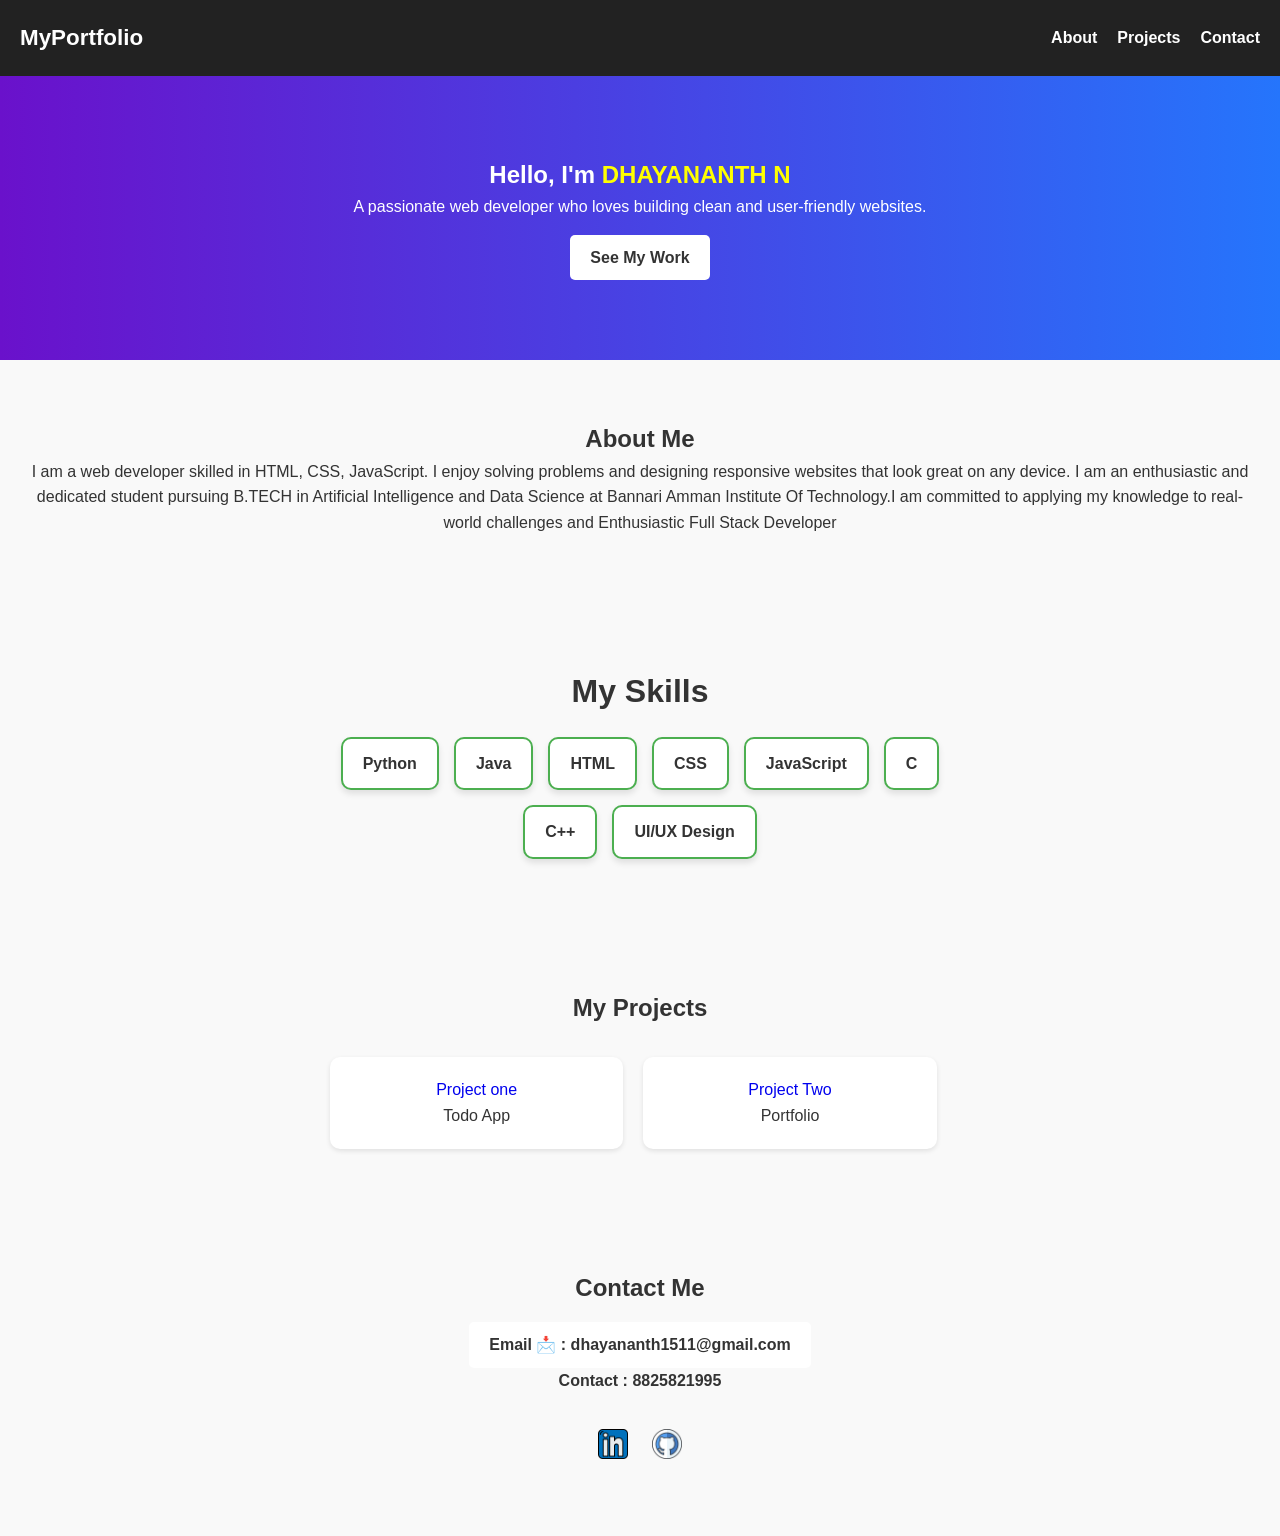
<file: exp1/index.html>
<!DOCTYPE html>
<html lang="en">
<head>
  <meta charset="UTF-8">
  <!-- Makes website adjust to screen size -->
  <meta name="viewport" content="width=device-width, initial-scale=1.0">
  <title>My Portfolio</title>

  <!-- Linking external stylesheet -->
  <link rel="stylesheet" href="style.css">
  <link rel="shortcut icon" href="portfolio.png" type="image/x-icon">
  
</head>
<body>
  <!-- ===== Navigation Bar ===== -->
  <header>
    <nav class="navbar">
      <h1 class="logo">MyPortfolio</h1>
      <ul class="nav-links">
        <li><a href="#about">About</a></li>
        <li><a href="#projects">Projects</a></li>
        <li><a href="#contact">Contact</a></li>
      </ul>
    </nav>
  </header>

  <!-- ===== Hero Section ===== -->
  <section class="hero">
    <div class="hero-text">
      <h2>Hello, I'm <span>DHAYANANTH N</span></h2>
      <p>A passionate web developer who loves building clean and user-friendly websites.</p>
      <a href="#projects" class="btn">See My Work</a>
    </div>
  </section>

  <!-- ===== About Section ===== -->
  <section id="about" class="about">
    <h2>About Me</h2>
    <p>
      I am a web developer skilled in HTML, CSS, JavaScript. 
      I enjoy solving problems and designing responsive websites that look great on any device.
      I am an enthusiastic and dedicated student pursuing B.TECH in Artificial Intelligence and Data Science at Bannari Amman Institute Of Technology.I am committed to applying my knowledge to real-world challenges and Enthusiastic Full Stack Developer
    </p>
  </section>
  <section id="skills">
    <h2>My Skills</h2>
    <div class="skills-container">
      <div class="skill-box">Python</div>
      <div class="skill-box">Java</div>
      <div class="skill-box">HTML</div>
      <div class="skill-box">CSS</div>
      <div class="skill-box">JavaScript</div>
      <div class="skill-box">C</div>
      <div class="skill-box">C++</div>
      <div class="skill-box">UI/UX Design</div>
    </div>
  </section>
  <!-- ===== Projects Section ===== -->
  <section id="projects" class="projects">
    <h2>My Projects</h2>
      <div class="project-grid" >
      <div class="project-card">
        <a href="https://github.com/Dhayananth1511/ToDo-App.git">Project one</a>
        <p>Todo App</p>
      </div>
      <div class="project-card">
        <a href="https://github.com/Dhayananth1511/Portfolio.git">Project Two</a>
        <p>Portfolio</p>
      </div>
      
  </section>

  

  <!-- ===== Contact Section ===== -->
  <section id="contact" class="contact">
    <h2>Contact Me</h2>
    <a href="mailto:dhayananth1511@gmail.com" class="btn">Email 📩 : dhayananth1511@gmail.com</a>
    <p><b>Contact : 8825821995</b></p>
    <br>
    <a href="https://www.linkedin.com/in/dhayananth-n/"><img src="linkedin_794388.png" id="li"></a>
    <a href="https://github.com/Dhayananth1511"><img src="github_536452.png" id="li"></a>
  </section>

</body>
</html>
</file>
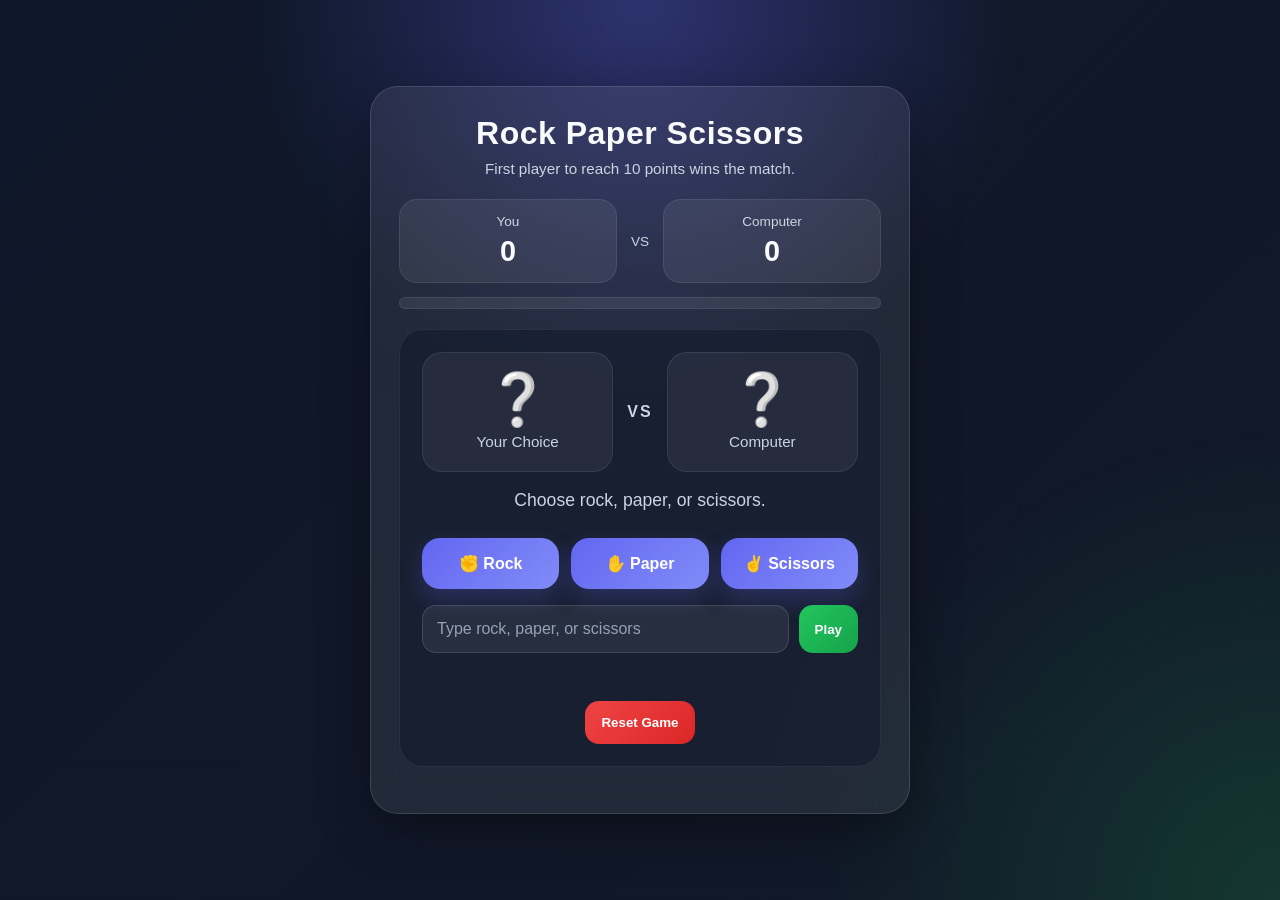
<file: exp2/index.html>
<!DOCTYPE html>
<html lang="en">
<head>
<meta charset="UTF-8" />
<meta name="viewport" content="width=device-width, initial-scale=1.0" />
<title>Rock Paper Scissors</title>
<link rel="stylesheet" href="style.css" />
</head>
<body>
    <div class="game">
        <div class="header">
            <h1 class="title">Rock Paper Scissors</h1>
            <p class="subtitle">First player to reach 10 points wins the match.</p>
        </div>

        <div class="score-row">
            <div class="score-card">
                <span class="score-label">You</span>
                <span class="score-value" id="userScore">0</span>
            </div>
            <div class="center-chip">VS</div>
            <div class="score-card">
                <span class="score-label">Computer</span>
                <span class="score-value" id="cpuScore">0</span>
            </div>
        </div>

        <div class="progress-wrap" aria-label="Game progress">
            <div class="progress-bar" id="progressBar"></div>
        </div>

        <div class="arena">
            <div class="versus" id="arenaBox">
                <div class="choice-box">
                    <div class="emoji" id="userEmoji">❔</div>
                    <div class="choice-name" id="userChoiceLabel">Your choice</div>
                </div>
                <div class="vs">VS</div>
                <div class="choice-box">
                    <div class="emoji" id="cpuEmoji">❔</div>
                    <div class="choice-name" id="cpuChoiceLabel">Computer</div>
                </div>
            </div>

            <p class="status subtle" id="statusMsg">Choose rock, paper, or scissors.</p>

            <div class="controls" id="choiceButtons">
                <button class="choice-btn" onclick="play('rock')">✊ Rock</button>
                <button class="choice-btn" onclick="play('paper')">✋ Paper</button>
                <button class="choice-btn" onclick="play('scissors')">✌ Scissors</button>
            </div>

            <div class="input-row">
                <input id="input" placeholder="Type rock, paper, or scissors" />
                <button class="play-btn" onclick="playFromInput()">Play</button>
            </div>

            <div class="error" id="error"></div>

            <div class="footer-row">
                <button class="reset-btn" onclick="resetGame()">Reset Game</button>
            </div>

            <div class="winner-banner" id="winnerBanner"></div>
        </div>
    </div>
<script src="script.js"></script>
</body>
</html>
</file>
<file: exp1/style.css>
/* ===== General Reset ===== */
* {
  margin: 0;
  padding: 0;
  box-sizing: border-box;
}

/* ===== Body Styling ===== */
body {
  font-family: Arial, Helvetica, sans-serif;
  line-height: 1.6;
  color: #333;
  background: #f9f9f9;
}

/* ===== Navbar ===== */
.navbar {
  display: flex;
  justify-content: space-between;
  align-items: center;
  padding: 20px;
  background: #222;
  color: #fff;
}

.nav-links {
  list-style: none;
  display: flex;
  gap: 20px;
}

.nav-links a {
  text-decoration: none;
  color: #fff;
  font-weight: bold;
}

.logo {
  font-size: 1.4rem;
}

/* ===== Hero Section ===== */
.hero {
  background: linear-gradient(to right, #6a11cb, #2575fc);
  color: #fff;
  text-align: center;
  padding: 80px 20px;
}

.hero h2 span {
  color: yellow;
}

.btn {
  display: inline-block;
  margin-top: 15px;
  padding: 10px 20px;
  background: #fff;
  color: #333;
  text-decoration: none;
  border-radius: 5px;
  font-weight: bold;
}

/* ===== About Section ===== */
.about, .projects, .contact {
  padding: 60px 20px;
  text-align: center;
  padding-left: 30px;
  padding-right: 30px;
}

.projects .project-grid {
  display: grid;
  grid-template-columns: repeat(3, 1fr);
  gap:20px;
  margin-top: 30px;
  padding-inline-start: 300px;
  
}

.project-card {
  background: #fff;
  padding: 20px;
  border-radius: 10px;
  box-shadow: 0px 2px 5px rgba(0,0,0,0.1);
}

a{
  text-decoration: none;
}
/* ===== Responsive Design ===== */
@media (max-width: 768px) {
  .projects .project-grid {
    grid-template-columns: 1fr;
  }

  .nav-links {
    flex-direction: column;
    gap: 10px;
  }
}
#li
{
  padding:10px;
  width: 50px;
}
body {
      font-family: Arial, sans-serif;
      background: #f9f9f9;
    }
    #skills {
      max-width: 700px;
      margin: 50px auto;
      padding: 20px;
      text-align: center;
    }
    #skills h2 {
      margin-bottom: 20px;
      font-size: 2rem;
      color: #333;
    }
    .skills-container {
      display: flex;
      flex-wrap: wrap;
      justify-content: center;
      gap: 15px;
    }
    .skill-box {
      padding: 12px 20px;
      border: 2px solid #4CAF50;
      border-radius: 10px;
      background: white;
      color: #333;
      font-size: 1rem;
      font-weight: bold;
      transition: 0.3s;
      box-shadow: 0 4px 6px rgba(0,0,0,0.1);
      cursor: default;
    }
    .skill-box:hover {
      background: #4CAF50;
      color: white;
      transform: translateY(-3px);
    }
</file>
<file: exp2/style.css>
:root {
        --bg1: #0f172a;
        --bg2: #111827;
        --card: rgba(255,255,255,0.08);
        --card-border: rgba(255,255,255,0.12);
        --text: #f8fafc;
        --muted: #cbd5e1;
        --primary: #6366f1;
        --primary-2: #818cf8;
        --success: #22c55e;
        --danger: #ef4444;
        --warning: #f59e0b;
        --shadow: 0 18px 50px rgba(0,0,0,0.35);
    }

    * {
        box-sizing: border-box;
    }

    body {
        margin: 0;
        min-height: 100vh;
        display: flex;
        align-items: center;
        justify-content: center;
        font-family: Arial, Helvetica, sans-serif;
        color: var(--text);
        background:
            radial-gradient(circle at top, rgba(99,102,241,0.35), transparent 35%),
            radial-gradient(circle at bottom right, rgba(34,197,94,0.18), transparent 30%),
            linear-gradient(135deg, var(--bg1), var(--bg2));
        padding: 20px;
    }

    .game {
        width: 100%;
        max-width: 540px;
        background: var(--card);
        border: 1px solid var(--card-border);
        backdrop-filter: blur(18px);
        border-radius: 28px;
        box-shadow: var(--shadow);
        padding: 28px;
        overflow: hidden;
    }

    .header {
        text-align: center;
        margin-bottom: 22px;
    }

    .title {
        font-size: 2rem;
        margin: 0;
        letter-spacing: 0.5px;
    }

    .subtitle {
        margin: 8px 0 0;
        color: var(--muted);
        font-size: 0.95rem;
    }

    .score-row {
        display: grid;
        grid-template-columns: 1fr auto 1fr;
        gap: 14px;
        align-items: center;
        margin: 18px 0 14px;
    }

    .score-card {
        background: rgba(255,255,255,0.07);
        border: 1px solid rgba(255,255,255,0.08);
        border-radius: 18px;
        padding: 14px 16px;
        text-align: center;
    }

    .score-label {
        display: block;
        font-size: 0.85rem;
        color: var(--muted);
        margin-bottom: 6px;
    }

    .score-value {
        font-size: 1.8rem;
        font-weight: 700;
    }

    .center-chip {
        text-align: center;
        font-size: 0.85rem;
        color: var(--muted);
    }

    .progress-wrap {
        margin: 10px 0 20px;
        background: rgba(255,255,255,0.08);
        border-radius: 999px;
        height: 12px;
        overflow: hidden;
        border: 1px solid rgba(255,255,255,0.08);
    }

    .progress-bar {
        width: 0%;
        height: 100%;
        background: linear-gradient(90deg, var(--primary), var(--primary-2));
        border-radius: 999px;
        transition: width 0.3s ease;
    }

    .arena {
        background: rgba(15, 23, 42, 0.5);
        border: 1px solid rgba(255,255,255,0.08);
        border-radius: 24px;
        padding: 22px;
        margin-bottom: 18px;
        text-align: center;
    }

    .versus {
        display: grid;
        grid-template-columns: 1fr auto 1fr;
        gap: 14px;
        align-items: center;
        margin-bottom: 18px;
    }

    .choice-box {
        min-height: 120px;
        display: flex;
        flex-direction: column;
        align-items: center;
        justify-content: center;
        background: rgba(255,255,255,0.06);
        border: 1px solid rgba(255,255,255,0.08);
        border-radius: 20px;
        padding: 16px;
    }

    .emoji {
        font-size: 3.2rem;
        line-height: 1;
        margin-bottom: 8px;
        transform-origin: center;
    }

    .choice-name {
        color: var(--muted);
        font-size: 0.95rem;
        text-transform: capitalize;
    }

    .vs {
        font-size: 1rem;
        color: var(--muted);
        letter-spacing: 2px;
        font-weight: 700;
    }

    .status {
        min-height: 28px;
        font-size: 1.1rem;
        font-weight: 700;
        margin: 0;
    }

    .status.subtle {
        color: var(--muted);
        font-weight: 500;
    }

    .controls {
        display: grid;
        grid-template-columns: repeat(3, 1fr);
        gap: 12px;
        margin-top: 20px;
    }

    .choice-btn {
        border: 0;
        border-radius: 18px;
        padding: 16px 10px;
        color: white;
        cursor: pointer;
        font-size: 1rem;
        font-weight: 700;
        background: linear-gradient(135deg, rgba(99,102,241,1), rgba(129,140,248,1));
        box-shadow: 0 10px 24px rgba(99,102,241,0.25);
        transition: transform 0.15s ease, filter 0.15s ease, box-shadow 0.15s ease;
    }

    .choice-btn:hover {
        transform: translateY(-2px);
        filter: brightness(1.05);
        box-shadow: 0 14px 28px rgba(99,102,241,0.35);
    }

    .choice-btn:active {
        transform: translateY(1px) scale(0.98);
    }

    .choice-btn:disabled,
    .reset-btn:disabled,
    .play-btn:disabled {
        cursor: not-allowed;
        opacity: 0.55;
        transform: none;
        box-shadow: none;
    }

    .input-row {
        display: grid;
        grid-template-columns: 1fr auto;
        gap: 10px;
        margin-top: 16px;
    }

    input {
        width: 100%;
        border: 1px solid rgba(255,255,255,0.12);
        background: rgba(255,255,255,0.07);
        color: var(--text);
        border-radius: 14px;
        padding: 14px 14px;
        outline: none;
        font-size: 1rem;
    }

    input::placeholder {
        color: #94a3b8;
    }

    input:focus {
        border-color: rgba(129,140,248,0.8);
        box-shadow: 0 0 0 3px rgba(99,102,241,0.2);
    }

    .play-btn,
    .reset-btn {
        border: 0;
        border-radius: 14px;
        padding: 14px 16px;
        font-weight: 700;
        color: white;
        cursor: pointer;
        transition: transform 0.15s ease, opacity 0.15s ease;
    }

    .play-btn {
        background: linear-gradient(135deg, #22c55e, #16a34a);
    }

    .reset-btn {
        background: linear-gradient(135deg, #ef4444, #dc2626);
    }

    .play-btn:hover,
    .reset-btn:hover {
        transform: translateY(-1px);
    }

    .error {
        min-height: 22px;
        margin-top: 10px;
        color: #fca5a5;
        font-size: 0.95rem;
    }

    .footer-row {
        display: flex;
        gap: 10px;
        justify-content: center;
        margin-top: 16px;
        flex-wrap: wrap;
    }

    .shake {
        animation: shake 0.45s ease-in-out;
    }

    .pop {
        animation: pop 0.35s ease-in-out;
    }

    @keyframes shake {
        0%, 100% { transform: translateX(0); }
        20% { transform: translateX(-8px); }
        40% { transform: translateX(8px); }
        60% { transform: translateX(-6px); }
        80% { transform: translateX(6px); }
    }

    @keyframes pop {
        0% { transform: scale(0.96); opacity: 0.7; }
        100% { transform: scale(1); opacity: 1; }
    }

    .winner-banner {
        margin-top: 18px;
        padding: 14px 16px;
        border-radius: 16px;
        background: rgba(255,255,255,0.08);
        border: 1px solid rgba(255,255,255,0.08);
        font-weight: 700;
        display: none;
    }

    .winner-banner.show {
        display: block;
    }

    @media (max-width: 520px) {
        .game {
            padding: 18px;
            border-radius: 22px;
        }

        .title {
            font-size: 1.6rem;
        }

        .controls {
            grid-template-columns: 1fr;
        }

        .input-row {
            grid-template-columns: 1fr;
        }

        .score-row {
            grid-template-columns: 1fr;
        }

        .center-chip {
            display: none;
        }

        .versus {
            grid-template-columns: 1fr;
        }

        .vs {
            margin: -4px 0;
        }
    }
</file>
